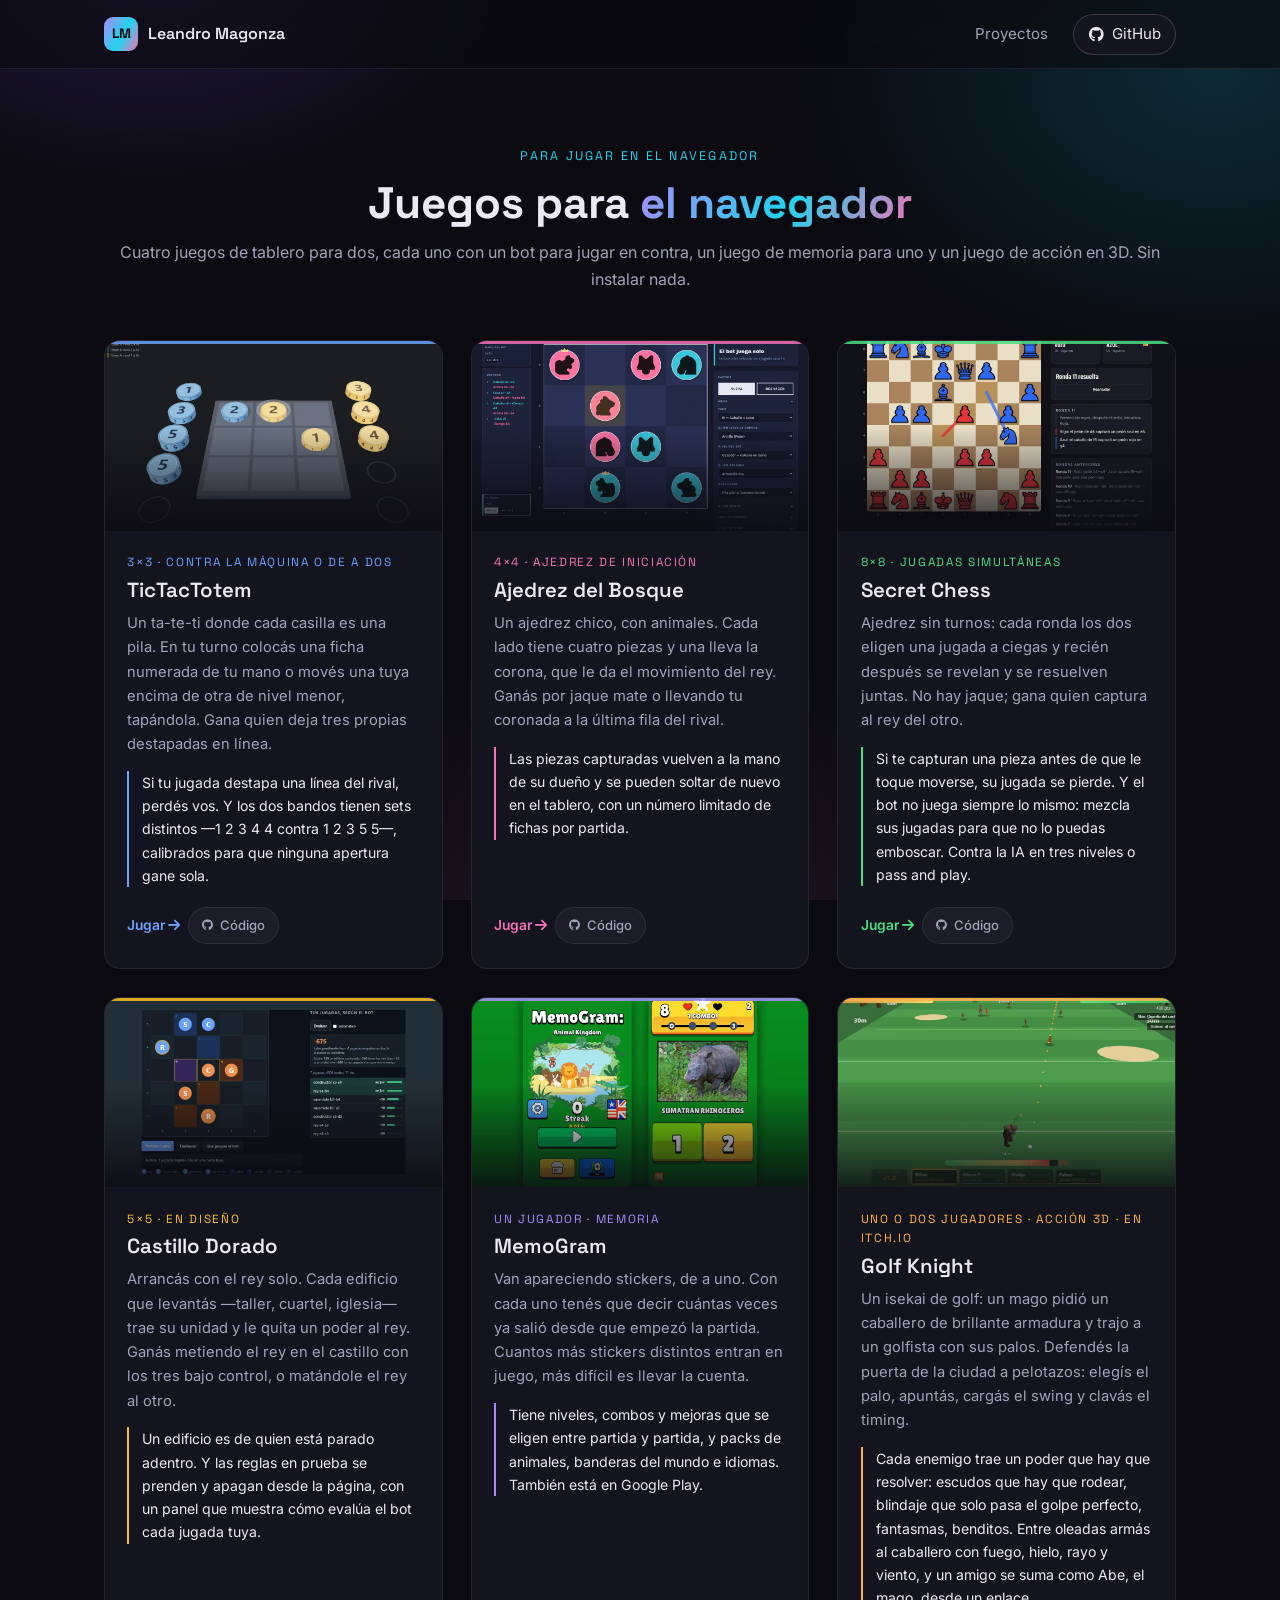
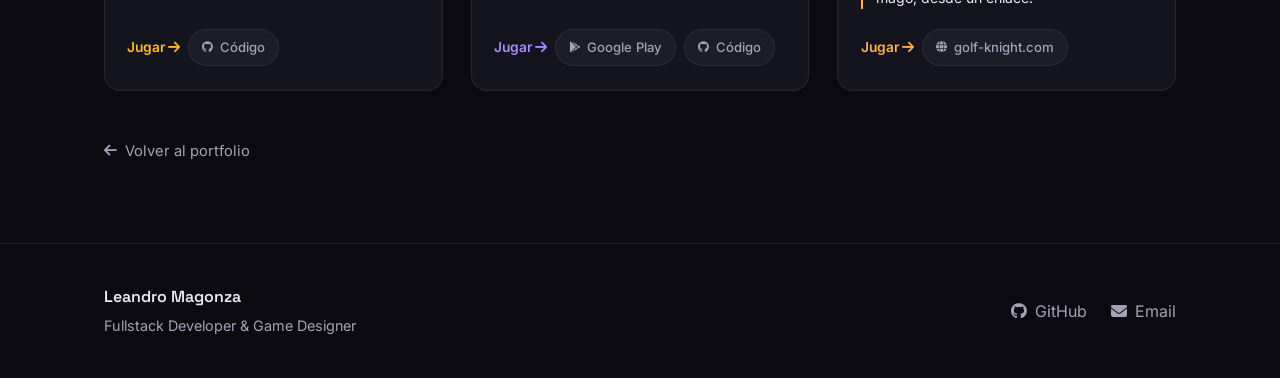
<file: games/index.html>
<!DOCTYPE html>
<html lang="es">

<head>
  <meta charset="UTF-8">
  <meta name="viewport" content="width=device-width, initial-scale=1.0">
  <title>Juegos · Leandro Magonza</title>
  <meta name="description"
    content="Juegos para jugar en el navegador: TicTacTotem, Ajedrez del Bosque, Secret Chess, Castillo Dorado, MemoGram y Golf Knight.">
  <meta name="author" content="Leandro Magonza">

  <meta property="og:title" content="Juegos · Leandro Magonza">
  <meta property="og:description"
    content="Cuatro juegos de tablero con bot, un juego de memoria y un juego de acción, jugables en el navegador.">
  <meta property="og:type" content="website">
  <meta property="og:url" content="https://leandromagonza.github.io/games/">

  <link rel="icon"
    href="data:image/svg+xml,<svg xmlns='http://www.w3.org/2000/svg' viewBox='0 0 100 100'><text y='.9em' font-size='90'>🎲</text></svg>">

  <link rel="preconnect" href="https://fonts.googleapis.com">
  <link rel="preconnect" href="https://fonts.gstatic.com" crossorigin>
  <link rel="stylesheet"
    href="https://fonts.googleapis.com/css2?family=Inter:wght@400;500;600;700&family=Space+Grotesk:wght@500;600;700&display=swap">
  <link rel="stylesheet" href="https://cdnjs.cloudflare.com/ajax/libs/font-awesome/6.5.1/css/all.min.css">
  <!-- Mismo sistema de diseño que el portfolio: esta página sólo agrega lo propio. -->
  <link rel="stylesheet" href="../style.css">
  <style>
    .juegos {
      max-width: var(--maxw);
      margin: 0 auto;
      padding: 4.5rem 1.5rem 3rem;
    }

    .juegos__grid {
      display: grid;
      grid-template-columns: repeat(auto-fill, minmax(320px, 1fr));
      gap: 1.75rem;
    }

    /* En el portfolio la tarjeta abre un modal por JS; acá la tarjeta entera
       lleva al juego. El enlace del título se estira sobre toda la tarjeta y
       "Código" queda encima, clickeable aparte. */
    .juego .project-card__title a::after {
      content: "";
      position: absolute;
      inset: 0;
      z-index: 1;
    }

    .juego .project-card__title a:focus-visible {
      outline: none;
    }

    .juego:focus-within {
      transform: translateY(-6px);
      border-color: var(--card-accent);
      box-shadow: 0 26px 60px -24px var(--card-glow);
    }

    .juego__meta {
      font-family: "Space Grotesk", sans-serif;
      font-size: 0.74rem;
      letter-spacing: 0.14em;
      text-transform: uppercase;
      color: var(--card-accent);
      margin: 0 0 0.45rem;
    }

    /* El portfolio corta la descripción a tres líneas; acá la descripción es
       el contenido, así que va entera. */
    .juego .project-card__desc {
      display: block;
      -webkit-line-clamp: unset;
      overflow: visible;
      margin-bottom: 0.9rem;
    }

    .juego__distinto {
      font-size: 0.88rem;
      color: var(--text);
      margin: 0 0 1.25rem;
      padding-left: 0.8rem;
      border-left: 2px solid var(--card-accent);
    }

    .juego .project-card__links {
      position: relative;
      z-index: 2;
      align-items: center;
    }

    .juego__jugar {
      font-size: 0.86rem;
      font-weight: 600;
      color: var(--card-accent);
    }

    .juego__volver {
      display: inline-flex;
      align-items: center;
      gap: 0.5rem;
      color: var(--muted);
      font-size: 0.92rem;
      margin-top: 3rem;
    }

    .juego__volver:hover {
      color: var(--text);
    }

    @media (prefers-reduced-motion: reduce) {

      .juego,
      .juego img {
        transition: none !important;
        transform: none !important;
      }
    }
  </style>
</head>

<body>
  <div class="bg-glows" aria-hidden="true"></div>

  <header class="nav">
    <div class="nav__inner">
      <a class="nav__brand" href="../">
        <span class="nav__logo">LM</span>
        <span class="nav__name">Leandro Magonza</span>
      </a>
      <nav class="nav__links">
        <a href="../#projects">Proyectos</a>
        <a class="nav__cta" href="https://github.com/LeandroMagonza" target="_blank" rel="noopener">
          <i class="fab fa-github"></i><span>GitHub</span>
        </a>
      </nav>
    </div>
  </header>

  <main class="juegos">
    <div class="section__head">
      <span class="section__kicker">Para jugar en el navegador</span>
      <h1 class="section__title">Juegos para <span class="grad-text">el navegador</span></h1>
      <p class="section__sub">Cuatro juegos de tablero para dos, cada uno con un bot para jugar en contra, un juego de memoria para uno y un juego de acción en 3D. Sin instalar nada.</p>
    </div>

    <div class="juegos__grid">

      <article class="project-card juego" style="--card-accent:#6BA1FF;--card-glow:rgba(107,161,255,.45)">
        <div class="project-card__media">
          <img src="img/tictactotem.webp" width="1200" height="750" loading="lazy"
            alt="Partida de TicTacTotem en curso: un tablero de tres por tres con fichas numeradas azules y amarillas.">
        </div>
        <div class="project-card__body">
          <p class="juego__meta">3×3 · contra la máquina o de a dos</p>
          <h2 class="project-card__title">
            <a href="https://leandromagonza.github.io/TicTacTotem/">TicTacTotem</a>
          </h2>
          <p class="project-card__desc">
            Un ta-te-ti donde cada casilla es una pila. En tu turno colocás una ficha numerada
            de tu mano o movés una tuya encima de otra de nivel menor, tapándola. Gana quien
            deja tres propias destapadas en línea.
          </p>
          <p class="juego__distinto">
            Si tu jugada destapa una línea del rival, perdés vos. Y los dos bandos tienen sets
            distintos —1 2 3 4 4 contra 1 2 3 5 5—, calibrados para que ninguna apertura gane sola.
          </p>
          <div class="project-card__links">
            <span class="juego__jugar">Jugar <i class="fas fa-arrow-right"></i></span>
            <a class="link-btn" href="https://github.com/LeandroMagonza/TicTacTotem" target="_blank" rel="noopener">
              <i class="fab fa-github"></i> Código
            </a>
          </div>
        </div>
      </article>

      <article class="project-card juego" style="--card-accent:#F472B6;--card-glow:rgba(244,114,182,.45)">
        <div class="project-card__media">
          <img src="img/animal-chess.webp" width="1200" height="750" loading="lazy" style="object-position:50% 100%"
            alt="Partida del Ajedrez del Bosque en curso: un tablero de cuatro por cuatro con piezas de animales rosas y celestes.">
        </div>
        <div class="project-card__body">
          <p class="juego__meta">4×4 · ajedrez de iniciación</p>
          <h2 class="project-card__title">
            <a href="https://leandromagonza.github.io/animal-chess/">Ajedrez del Bosque</a>
          </h2>
          <p class="project-card__desc">
            Un ajedrez chico, con animales. Cada lado tiene cuatro piezas y una lleva la
            corona, que le da el movimiento del rey. Ganás por jaque mate o llevando tu
            coronada a la última fila del rival.
          </p>
          <p class="juego__distinto">
            Las piezas capturadas vuelven a la mano de su dueño y se pueden soltar de nuevo
            en el tablero, con un número limitado de fichas por partida.
          </p>
          <div class="project-card__links">
            <span class="juego__jugar">Jugar <i class="fas fa-arrow-right"></i></span>
            <a class="link-btn" href="https://github.com/LeandroMagonza/animal-chess" target="_blank" rel="noopener">
              <i class="fab fa-github"></i> Código
            </a>
          </div>
        </div>
      </article>

      <article class="project-card juego" style="--card-accent:#4ADE80;--card-glow:rgba(74,222,128,.4)">
        <div class="project-card__media">
          <img src="img/secret-chess.webp" width="1200" height="750" loading="lazy"
            alt="Partida de Secret Chess en curso: tablero de ajedrez con piezas rojas y azules, dos flechas que muestran las jugadas reveladas de la ronda y, al lado, la crónica de lo que pasó.">
        </div>
        <div class="project-card__body">
          <p class="juego__meta">8×8 · jugadas simultáneas</p>
          <h2 class="project-card__title">
            <a href="https://leandromagonza.github.io/SecretChess/">Secret Chess</a>
          </h2>
          <p class="project-card__desc">
            Ajedrez sin turnos: cada ronda los dos eligen una jugada a ciegas y recién después
            se revelan y se resuelven juntas. No hay jaque; gana quien captura al rey del otro.
          </p>
          <p class="juego__distinto">
            Si te capturan una pieza antes de que le toque moverse, su jugada se pierde. Y el
            bot no juega siempre lo mismo: mezcla sus jugadas para que no lo puedas emboscar.
            Contra la IA en tres niveles o pass and play.
          </p>
          <div class="project-card__links">
            <span class="juego__jugar">Jugar <i class="fas fa-arrow-right"></i></span>
            <a class="link-btn" href="https://github.com/LeandroMagonza/SecretChess" target="_blank" rel="noopener">
              <i class="fab fa-github"></i> Código
            </a>
          </div>
        </div>
      </article>

      <article class="project-card juego" style="--card-accent:#FBBF24;--card-glow:rgba(251,191,36,.4)">
        <div class="project-card__media">
          <img src="img/castillo-dorado.webp" width="1200" height="750" loading="lazy"
            alt="Partida de Castillo Dorado en curso: tablero de cinco por cinco con edificios y unidades azules y naranjas, un castillo violeta, y al lado la lista de jugadas evaluadas por el bot.">
        </div>
        <div class="project-card__body">
          <p class="juego__meta">5×5 · en diseño</p>
          <h2 class="project-card__title">
            <a href="https://leandromagonza.github.io/castillo-dorado/">Castillo Dorado</a>
          </h2>
          <p class="project-card__desc">
            Arrancás con el rey solo. Cada edificio que levantás —taller, cuartel, iglesia—
            trae su unidad y le quita un poder al rey. Ganás metiendo el rey en el castillo con
            los tres bajo control, o matándole el rey al otro.
          </p>
          <p class="juego__distinto">
            Un edificio es de quien está parado adentro. Y las reglas en prueba se prenden y
            apagan desde la página, con un panel que muestra cómo evalúa el bot cada jugada tuya.
          </p>
          <div class="project-card__links">
            <span class="juego__jugar">Jugar <i class="fas fa-arrow-right"></i></span>
            <a class="link-btn" href="https://github.com/LeandroMagonza/castillo-dorado" target="_blank" rel="noopener">
              <i class="fab fa-github"></i> Código
            </a>
          </div>
        </div>
      </article>

      <article class="project-card juego" style="--card-accent:#A78BFA;--card-glow:rgba(167,139,250,.45)">
        <div class="project-card__media">
          <img src="img/memogram.webp" width="1200" height="750" loading="lazy"
            alt="MemoGram: a la izquierda el menú de Animal Kingdom, a la derecha una partida con un sticker en pantalla y la grilla de números para responder.">
        </div>
        <div class="project-card__body">
          <p class="juego__meta">Un jugador · memoria</p>
          <h2 class="project-card__title">
            <a href="https://leandromagonza.github.io/MemoryGame/">MemoGram</a>
          </h2>
          <p class="project-card__desc">
            Van apareciendo stickers, de a uno. Con cada uno tenés que decir cuántas veces
            ya salió desde que empezó la partida. Cuantos más stickers distintos entran en
            juego, más difícil es llevar la cuenta.
          </p>
          <p class="juego__distinto">
            Tiene niveles, combos y mejoras que se eligen entre partida y partida, y packs de
            animales, banderas del mundo e idiomas. También está en Google Play.
          </p>
          <div class="project-card__links">
            <span class="juego__jugar">Jugar <i class="fas fa-arrow-right"></i></span>
            <a class="link-btn" href="https://play.google.com/store/apps/details?id=com.piratepenguin.memogramworldflags" target="_blank" rel="noopener">
              <i class="fab fa-google-play"></i> Google Play
            </a>
            <a class="link-btn" href="https://github.com/LeandroMagonza/MemoryGame" target="_blank" rel="noopener">
              <i class="fab fa-github"></i> Código
            </a>
          </div>
        </div>
      </article>

      <article class="project-card juego" style="--card-accent:#FFB347;--card-glow:rgba(255,179,71,.45)">
        <div class="project-card__media">
          <img src="img/golf-knight.webp" width="1200" height="750" loading="lazy"
            alt="Golf Knight: un caballero con un palo de golf carga un tiro contra una estampida de goblins y esqueletos que avanza por un campo de golf hacia la puerta de la ciudad.">
        </div>
        <div class="project-card__body">
          <p class="juego__meta">Uno o dos jugadores · acción 3D · en itch.io</p>
          <h2 class="project-card__title">
            <a href="https://forja-de-almas.itch.io/golf-knight">Golf Knight</a>
          </h2>
          <p class="project-card__desc">
            Un isekai de golf: un mago pidió un caballero de brillante armadura y trajo a un
            golfista con sus palos. Defendés la puerta de la ciudad a pelotazos: elegís el palo,
            apuntás, cargás el swing y clavás el timing.
          </p>
          <p class="juego__distinto">
            Cada enemigo trae un poder que hay que resolver: escudos que hay que rodear, blindaje
            que solo pasa el golpe perfecto, fantasmas, benditos. Entre oleadas armás al caballero
            con fuego, hielo, rayo y viento, y un amigo se suma como Abe, el mago, desde un enlace.
          </p>
          <div class="project-card__links">
            <span class="juego__jugar">Jugar <i class="fas fa-arrow-right"></i></span>
            <a class="link-btn" href="https://golf-knight.com" target="_blank" rel="noopener">
              <i class="fas fa-globe"></i> golf-knight.com
            </a>
          </div>
        </div>
      </article>

    </div>

    <a class="juego__volver" href="../"><i class="fas fa-arrow-left"></i> Volver al portfolio</a>
  </main>

  <footer class="footer">
    <div class="footer__inner">
      <div>
        <p class="footer__name">Leandro Magonza</p>
        <p class="footer__role">Fullstack Developer &amp; Game Designer</p>
      </div>
      <div class="footer__links">
        <a href="https://github.com/LeandroMagonza" target="_blank" rel="noopener">
          <i class="fab fa-github"></i> GitHub
        </a>
        <a href="mailto:leandro.magonza@gmail.com">
          <i class="fas fa-envelope"></i> Email
        </a>
      </div>
    </div>
  </footer>
</body>

</html>
</file>
<file: style.css>
/* =========================================================
   Leandro Magonza — Portfolio
   Modern dark theme
   ========================================================= */

:root {
  --bg: #0a0a10;
  --bg-2: #0f0f18;
  --surface: #14141f;
  --surface-2: #1b1b28;
  --border: rgba(255, 255, 255, 0.08);
  --border-strong: rgba(255, 255, 255, 0.16);
  --text: #ece9f5;
  --muted: #a3a2b8;
  --muted-2: #74738a;

  --violet: #8b5cf6;
  --cyan: #22d3ee;
  --pink: #f472b6;

  --accent-red: #ff5470;
  --accent-green: #4ade80;
  --accent-blue: #38bdf8;
  --accent-yellow: #fbbf24;

  --grad: linear-gradient(120deg, #a78bfa 0%, #22d3ee 55%, #f472b6 100%);
  --radius: 16px;
  --radius-sm: 10px;
  --shadow: 0 18px 50px -20px rgba(0, 0, 0, 0.75);
  --maxw: 1120px;
  --ease: cubic-bezier(0.22, 1, 0.36, 1);
}

* {
  box-sizing: border-box;
}

html {
  scroll-behavior: smooth;
}

body {
  margin: 0;
  font-family: "Inter", system-ui, -apple-system, sans-serif;
  background: var(--bg);
  color: var(--text);
  line-height: 1.65;
  -webkit-font-smoothing: antialiased;
  text-rendering: optimizeLegibility;
  overflow-x: hidden;
}

h1, h2, h3, h4 {
  font-family: "Space Grotesk", "Inter", sans-serif;
  line-height: 1.1;
  margin: 0;
}

a {
  color: inherit;
  text-decoration: none;
  transition: color 0.25s var(--ease);
}

img {
  max-width: 100%;
  display: block;
}

.grad-text {
  background: var(--grad);
  -webkit-background-clip: text;
  background-clip: text;
  -webkit-text-fill-color: transparent;
  color: transparent;
}

/* ---------- Ambient background ---------- */
.bg-glows {
  position: fixed;
  inset: 0;
  z-index: -1;
  background:
    radial-gradient(600px 400px at 12% -5%, rgba(139, 92, 246, 0.22), transparent 60%),
    radial-gradient(700px 500px at 95% 8%, rgba(34, 211, 238, 0.16), transparent 60%),
    radial-gradient(700px 600px at 50% 110%, rgba(244, 114, 182, 0.12), transparent 60%),
    var(--bg);
}

/* ---------- Navbar ---------- */
.nav {
  position: sticky;
  top: 0;
  z-index: 100;
  backdrop-filter: blur(14px);
  background: rgba(10, 10, 16, 0.62);
  border-bottom: 1px solid var(--border);
}

.nav__inner {
  max-width: var(--maxw);
  margin: 0 auto;
  padding: 0.85rem 1.5rem;
  display: flex;
  align-items: center;
  justify-content: space-between;
}

.nav__brand {
  display: flex;
  align-items: center;
  gap: 0.65rem;
  font-weight: 600;
}

.nav__logo {
  display: grid;
  place-items: center;
  width: 34px;
  height: 34px;
  border-radius: 9px;
  font-family: "Space Grotesk", sans-serif;
  font-weight: 700;
  font-size: 0.85rem;
  color: #0a0a10;
  background: var(--grad);
}

.nav__name {
  font-family: "Space Grotesk", sans-serif;
}

.nav__links {
  display: flex;
  align-items: center;
  gap: 1.6rem;
  font-size: 0.94rem;
}

.nav__links a {
  color: var(--muted);
}

.nav__links a:hover {
  color: var(--text);
}

.nav__cta {
  display: inline-flex;
  align-items: center;
  gap: 0.5rem;
  padding: 0.45rem 0.9rem;
  border-radius: 999px;
  border: 1px solid var(--border-strong);
  color: var(--text) !important;
  background: var(--surface);
  transition: border-color 0.25s var(--ease), transform 0.25s var(--ease);
}

.nav__cta:hover {
  border-color: var(--violet);
  transform: translateY(-1px);
}

/* ---------- Layout helpers ---------- */
main {
  max-width: var(--maxw);
  margin: 0 auto;
  padding: 0 1.5rem;
}

section {
  padding: 5.5rem 0;
}

.section__head {
  text-align: center;
  margin-bottom: 3rem;
}

.section__kicker {
  display: inline-block;
  font-family: "Space Grotesk", sans-serif;
  font-size: 0.78rem;
  letter-spacing: 0.18em;
  text-transform: uppercase;
  color: var(--cyan);
  margin-bottom: 0.75rem;
}

.section__title {
  font-size: clamp(1.9rem, 4vw, 2.75rem);
  font-weight: 700;
}

.section__sub {
  color: var(--muted);
  margin: 0.75rem 0 0;
}

/* ---------- Hero ---------- */
.hero {
  padding: 5.5rem 0 4.5rem;
}

.hero__inner {
  max-width: 760px;
}

.hero__eyebrow {
  font-family: "Space Grotesk", sans-serif;
  font-size: 0.9rem;
  letter-spacing: 0.06em;
  color: var(--muted);
  margin: 0 0 1.1rem;
  display: inline-flex;
  align-items: center;
  padding: 0.4rem 0.9rem;
  border-radius: 999px;
  border: 1px solid var(--border);
  background: rgba(255, 255, 255, 0.03);
}

.hero__title {
  font-size: clamp(3rem, 10vw, 5.75rem);
  font-weight: 700;
  letter-spacing: -0.02em;
  margin: 0 0 1.4rem;
}

.hero__lead {
  font-size: clamp(1.05rem, 2.4vw, 1.3rem);
  color: var(--muted);
  max-width: 620px;
  margin: 0 0 2.2rem;
}

.hero__lead strong {
  color: var(--text);
}

.hero__actions {
  display: flex;
  flex-wrap: wrap;
  gap: 0.9rem;
  margin-bottom: 3.5rem;
}

.btn {
  display: inline-flex;
  align-items: center;
  gap: 0.6rem;
  padding: 0.85rem 1.6rem;
  border-radius: 999px;
  font-weight: 600;
  font-size: 0.98rem;
  cursor: pointer;
  border: 1px solid transparent;
  transition: transform 0.25s var(--ease), box-shadow 0.25s var(--ease), border-color 0.25s var(--ease);
}

.btn--primary {
  color: #0a0a10;
  background: var(--grad);
  box-shadow: 0 12px 30px -10px rgba(139, 92, 246, 0.6);
}

.btn--primary:hover {
  transform: translateY(-2px);
  box-shadow: 0 18px 40px -12px rgba(34, 211, 238, 0.6);
}

.btn--ghost {
  color: var(--text);
  background: var(--surface);
  border-color: var(--border-strong);
}

.btn--ghost:hover {
  transform: translateY(-2px);
  border-color: var(--violet);
}

.hero__stats {
  list-style: none;
  margin: 0;
  padding: 0;
  display: flex;
  flex-wrap: wrap;
  gap: 2.75rem;
}

.hero__stats li {
  display: flex;
  flex-direction: column;
}

.stat__num {
  font-family: "Space Grotesk", sans-serif;
  font-size: clamp(2rem, 5vw, 2.85rem);
  font-weight: 700;
  line-height: 1;
}

.stat__plus {
  color: var(--cyan);
}

.stat__label {
  color: var(--muted);
  font-size: 0.9rem;
  margin-top: 0.35rem;
}

/* ---------- About ---------- */
.about__grid {
  display: grid;
  grid-template-columns: 1.15fr 1fr;
  gap: 3rem;
  align-items: start;
}

.about__text p {
  margin: 0 0 1.2rem;
  color: var(--muted);
  font-size: 1.02rem;
}

.about__text strong {
  color: var(--text);
}

.skills__group {
  padding: 1.5rem;
  border: 1px solid var(--border);
  border-radius: var(--radius);
  background: rgba(255, 255, 255, 0.02);
  margin-bottom: 1.25rem;
}

.skills__title {
  font-size: 1rem;
  font-weight: 600;
  margin-bottom: 1rem;
  display: flex;
  align-items: center;
  gap: 0.55rem;
}

.skills__title i {
  color: var(--cyan);
}

.chips {
  list-style: none;
  margin: 0;
  padding: 0;
  display: flex;
  flex-wrap: wrap;
  gap: 0.55rem;
}

.chips li {
  font-size: 0.86rem;
  padding: 0.4rem 0.85rem;
  border-radius: 999px;
  background: rgba(139, 92, 246, 0.12);
  border: 1px solid rgba(139, 92, 246, 0.25);
  color: #d9d2ff;
  transition: transform 0.2s var(--ease), background 0.2s var(--ease);
}

.chips li:hover {
  transform: translateY(-2px);
  background: rgba(139, 92, 246, 0.22);
}

.chips--muted li {
  background: rgba(255, 255, 255, 0.04);
  border-color: var(--border);
  color: var(--muted);
}

.chips--muted li:hover {
  background: rgba(255, 255, 255, 0.08);
}

/* ---------- Projects grid ---------- */
.projects__grid {
  display: grid;
  grid-template-columns: repeat(auto-fill, minmax(330px, 1fr));
  gap: 1.75rem;
}

.project-card {
  position: relative;
  display: flex;
  flex-direction: column;
  background: var(--surface);
  border: 1px solid var(--border);
  border-radius: var(--radius);
  overflow: hidden;
  cursor: pointer;
  transition: transform 0.35s var(--ease), border-color 0.35s var(--ease), box-shadow 0.35s var(--ease);
}

.project-card::before {
  content: "";
  position: absolute;
  top: 0;
  left: 0;
  right: 0;
  height: 3px;
  background: var(--card-accent, var(--violet));
  opacity: 0.85;
  z-index: 2;
}

.project-card:hover,
.project-card:focus-visible {
  transform: translateY(-6px);
  border-color: var(--card-accent, var(--violet));
  box-shadow: 0 26px 60px -24px var(--card-glow, rgba(139, 92, 246, 0.5));
  outline: none;
}

.project-card__media {
  position: relative;
  aspect-ratio: 16 / 9;
  overflow: hidden;
  background: var(--bg-2);
}

.project-card__media img {
  width: 100%;
  height: 100%;
  object-fit: cover;
  transition: transform 0.5s var(--ease);
}

.project-card:hover .project-card__media img {
  transform: scale(1.06);
}

.project-card__media::after {
  content: "";
  position: absolute;
  inset: 0;
  background: linear-gradient(to top, rgba(10, 10, 16, 0.85), transparent 55%);
}

.project-card__body {
  padding: 1.35rem 1.4rem 1.5rem;
  display: flex;
  flex-direction: column;
  flex: 1;
}

.project-card__title {
  font-size: 1.28rem;
  font-weight: 600;
  margin-bottom: 0.6rem;
  transition: color 0.25s var(--ease);
}

.project-card:hover .project-card__title {
  color: var(--card-accent, var(--violet));
}

.project-card__desc {
  color: var(--muted);
  font-size: 0.92rem;
  margin: 0 0 1.15rem;
  display: -webkit-box;
  -webkit-line-clamp: 3;
  -webkit-box-orient: vertical;
  overflow: hidden;
}

.project-card__links {
  margin-top: auto;
  display: flex;
  flex-wrap: wrap;
  gap: 0.5rem;
}

/* ---------- Link buttons (cards + modal) ---------- */
.link-btn {
  display: inline-flex;
  align-items: center;
  gap: 0.45rem;
  font-size: 0.82rem;
  font-weight: 500;
  padding: 0.4rem 0.8rem;
  border-radius: 999px;
  color: var(--muted);
  background: rgba(255, 255, 255, 0.04);
  border: 1px solid var(--border);
  transition: all 0.22s var(--ease);
}

.link-btn:hover {
  color: var(--text);
  border-color: var(--card-accent, var(--violet));
  background: rgba(255, 255, 255, 0.08);
  transform: translateY(-2px);
}

.link-btn i {
  font-size: 0.85em;
}

/* ---------- Footer ---------- */
.footer {
  border-top: 1px solid var(--border);
  margin-top: 2rem;
}

.footer__inner {
  max-width: var(--maxw);
  margin: 0 auto;
  padding: 2.5rem 1.5rem;
  display: flex;
  flex-wrap: wrap;
  gap: 1.5rem;
  align-items: center;
  justify-content: space-between;
}

.footer__name {
  font-family: "Space Grotesk", sans-serif;
  font-weight: 600;
  margin: 0;
}

.footer__role {
  color: var(--muted);
  font-size: 0.9rem;
  margin: 0.2rem 0 0;
}

.footer__links {
  display: flex;
  gap: 1.5rem;
}

.footer__links a {
  color: var(--muted);
  display: inline-flex;
  align-items: center;
  gap: 0.5rem;
}

.footer__links a:hover {
  color: var(--text);
}

/* ---------- Modal ---------- */
.modal {
  display: none;
  position: fixed;
  inset: 0;
  z-index: 1000;
  background: rgba(6, 6, 12, 0.72);
  backdrop-filter: blur(8px);
  padding: 2.5rem 1.25rem;
  overflow-y: auto;
}

.modal.open {
  display: block;
}

.modal__content {
  position: relative;
  max-width: 900px;
  margin: 0 auto;
  background: var(--surface);
  border: 1px solid var(--border-strong);
  border-radius: var(--radius);
  box-shadow: var(--shadow);
  padding: 2.25rem 2.25rem 2.5rem;
  animation: modalIn 0.35s var(--ease);
}

@keyframes modalIn {
  from { opacity: 0; transform: translateY(18px) scale(0.98); }
  to { opacity: 1; transform: translateY(0) scale(1); }
}

.modal__close {
  position: absolute;
  top: 1rem;
  right: 1.15rem;
  width: 38px;
  height: 38px;
  border-radius: 50%;
  border: 1px solid var(--border);
  background: rgba(255, 255, 255, 0.04);
  color: var(--muted);
  font-size: 1.4rem;
  line-height: 1;
  cursor: pointer;
  transition: all 0.22s var(--ease);
}

.modal__close:hover {
  color: var(--text);
  border-color: var(--accent-red);
  background: rgba(255, 84, 112, 0.15);
}

.modal__title {
  font-size: clamp(1.6rem, 4vw, 2.2rem);
  font-weight: 700;
  margin: 0 2.5rem 1rem 0;
}

.modal__links {
  display: flex;
  flex-wrap: wrap;
  gap: 0.5rem;
  margin-bottom: 1.25rem;
}

.modal__desc {
  color: var(--muted);
  margin: 0 0 1.75rem;
  font-size: 1rem;
}

/* ---------- Carousel ---------- */
.carousel {
  position: relative;
  border-radius: var(--radius-sm);
  overflow: hidden;
  background: var(--bg-2);
  border: 1px solid var(--border);
}

.carousel__inner {
  display: flex;
  align-items: center;
  justify-content: center;
  min-height: 240px;
  max-height: 70vh;
}

.carousel__inner .carousel-image {
  max-height: 70vh;
  max-width: 100%;
  width: auto;
  height: auto;
  object-fit: contain;
}

.carousel__ctrl {
  position: absolute;
  top: 50%;
  transform: translateY(-50%);
  z-index: 3;
  width: 44px;
  height: 44px;
  display: grid;
  place-items: center;
  border-radius: 50%;
  border: 1px solid var(--border-strong);
  background: rgba(10, 10, 16, 0.65);
  backdrop-filter: blur(6px);
  color: var(--text);
  font-size: 1rem;
  cursor: pointer;
  transition: all 0.22s var(--ease);
}

.carousel__ctrl:hover {
  background: var(--violet);
  color: #0a0a10;
  border-color: var(--violet);
}

.carousel__ctrl--left { left: 12px; }
.carousel__ctrl--right { right: 12px; }

.hide {
  display: none !important;
}

/* ---------- Responsive ---------- */
@media (max-width: 820px) {
  .about__grid {
    grid-template-columns: 1fr;
    gap: 2rem;
  }
  section { padding: 4rem 0; }
  .hero { padding: 3.5rem 0 3rem; }
}

@media (max-width: 560px) {
  .nav__name { display: none; }
  .nav__links { gap: 1.1rem; }
  .hero__stats { gap: 1.75rem; }
  .projects__grid { grid-template-columns: 1fr; }
  .modal__content { padding: 1.75rem 1.35rem 2rem; }
  .modal { padding: 1.25rem 0.75rem; }
}

@media (prefers-reduced-motion: reduce) {
  * { animation: none !important; transition: none !important; scroll-behavior: auto; }
}
</file>
